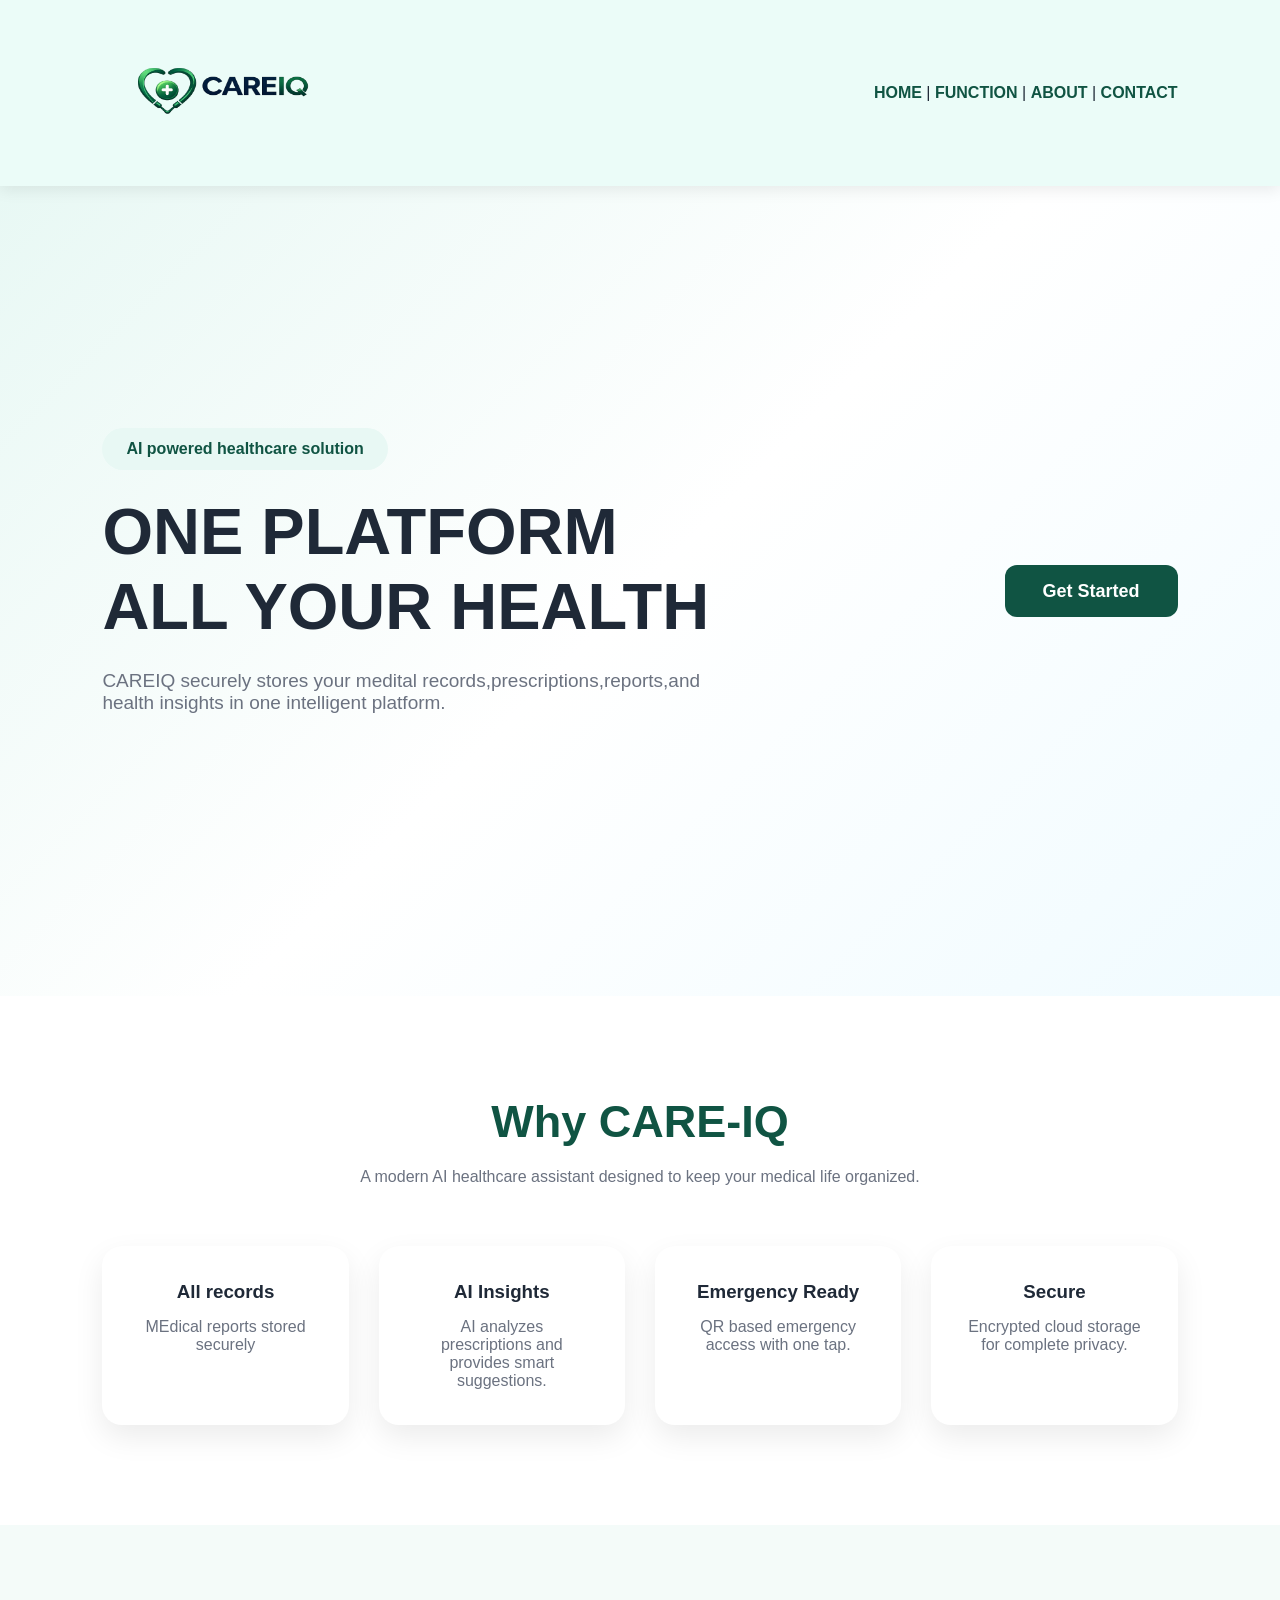
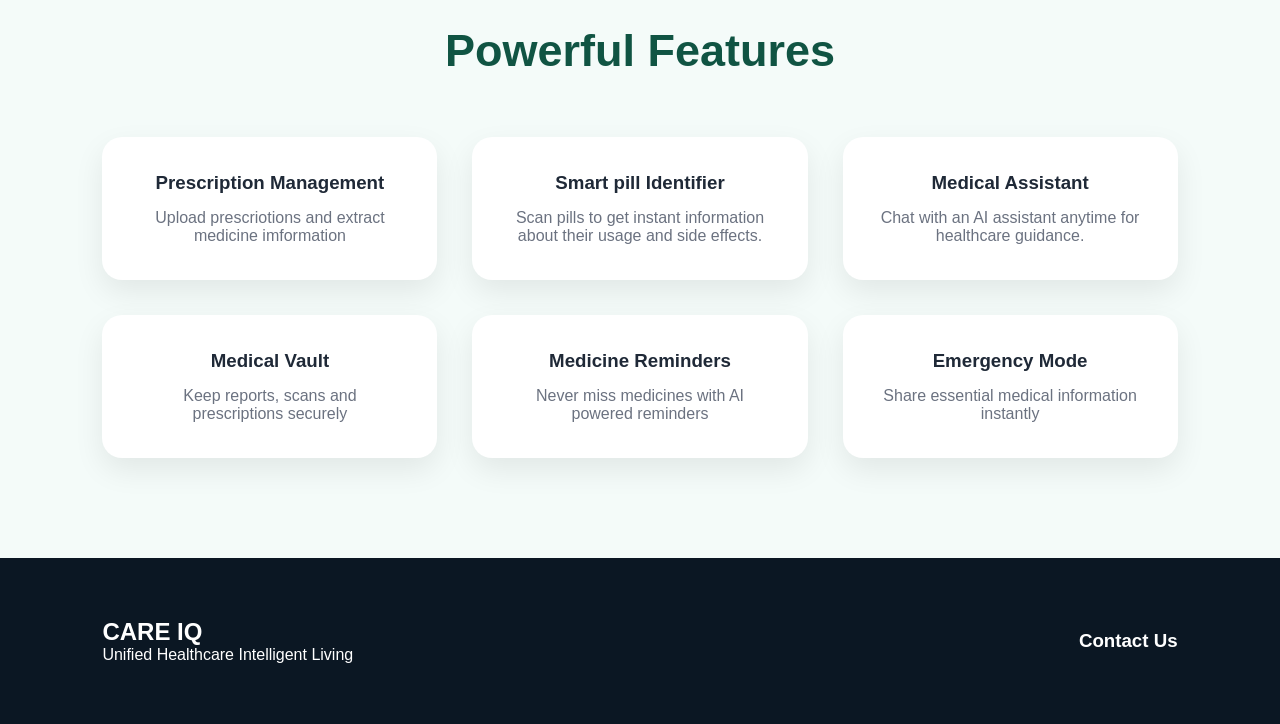
<file: frontend/index.html>
<!DOCTYPE html>
<html lang="en">
<head>
    <meta charset="UTF-8">
    <meta name="viewport" content="width=device-width, initial-scale=1.0">
    <title>Document</title>
    <link rel="stylesheet" href="./CSS/index.css">
</head>
<body>
    <header>
        <nav class= "navbar">
            <div class="logo">
                <img src="../assests/CAREIQ logo.png" width="300px" height="300px" alt="CARE-IQ">
            </div>

            <div class="nav-links">
                <a href="#HOME">HOME</a> | <a href="#function">FUNCTION</a> | <a href="#ABOUT">ABOUT</a> | <a href="#CONTACT">CONTACT</a>
                </div>

        </nav>
    </header>
    <main>
        <section class="hero">
            <div class="heroleft">
                <span class="badge">
                    <i class="fa-solid fa-heart-pulse"> </i>
                    AI powered healthcare solution
                </span>
                <h1>
                    ONE PLATFORM
                    <br>
                    ALL YOUR HEALTH
                </h1>
                <p>
                    CAREIQ securely stores your medital records,prescriptions,reports,and health insights in one intelligent platform.
                </p>
            </div>
            <div class="herobutton">
                <a href="login.html" >Get Started</a>
            </div>

        </section>
        <section class="why" id="about">
            <h2>Why CARE-IQ</h2>
            <p>
                A modern AI healthcare assistant designed to
            keep your medical life organized.
            </p>
            <div class="grid">
                <div class="card">
                    <i class="fa-solid fa-folder-open"></i>
                    <h3>All records</h3>
                    <p>MEdical reports stored securely</p>

                </div>
                <div class="card">
                    <i class="fa-solid fa-brain"></i>
                    <h3>AI Insights</h3>
                    <p>
                        AI analyzes prescriptions
                    and provides smart suggestions.
                    </p>
                </div>
                <div class="card">
                    <i class="fa-solid fa-truck-medical"></i>
                    <h3>Emergency Ready</h3>
                    <p>
                    QR based emergency access
                    with one tap.
                    </p>
                </div>
                <div class="card">
                    <i class="fa-solid fa-shield-heart"></i>
                    <h3>Secure</h3>
                    <p>

                    Encrypted cloud storage
                    for complete privacy.</p>
                </div>
            </div>
        </section>
        <section class="feature" id="features">
            <h2>Powerful Features</h2>
            <div class="featuregrid">
                <div class="feature-box">
                    <i class="fa-solid fa-file-prescription"></i>
                    <h3>Prescription Management</h3>
                    <p>Upload prescriotions and extract medicine imformation </p>
                </div>
            
                <div class="feature-box">
                    <i class="fa-solid fa-pills"></i>
                    <h3>Smart pill Identifier</h3>
                    <p>Scan pills to get instant information about their usage and side effects.</p>
                </div>
                <div class="feature-box">
                    <i class="fa-solid fa-robot"></i>
                     <h3>Medical Assistant</h3>
                    <p>Chat with an AI assistant anytime for healthcare guidance.
                    </p>
                </div>

                <div class="feature-box">
                    <i class="fa-solid fa-vault"></i>
                    <h3>Medical Vault</h3>
                    <p>Keep reports, scans and prescriptions securely</p>
                </div>
                <div class="feature-box">
                    <i class="fa-solid fa-bell"></i>
                    <h3>Medicine Reminders</h3>
                    <p>Never miss medicines with AI powered reminders</p></div>

                <div class="feature-box">
                    <i class="fa-solid fa-heart-circle-plus"></i>
                    <h3>Emergency Mode</h3>
                    <p>Share essential medical information instantly
                    </p>
                </div>
            </div>
        </section>
    </main>
    <footer>
        <div class="footer-left">
            <h2>CARE IQ</h2>
            <p>Unified Healthcare Intelligent Living</p>
            
        </div>
        <div class="footer-right">
            <h3>Contact Us</h3>
            
                

    </footer>
</body>
</html>
</file>
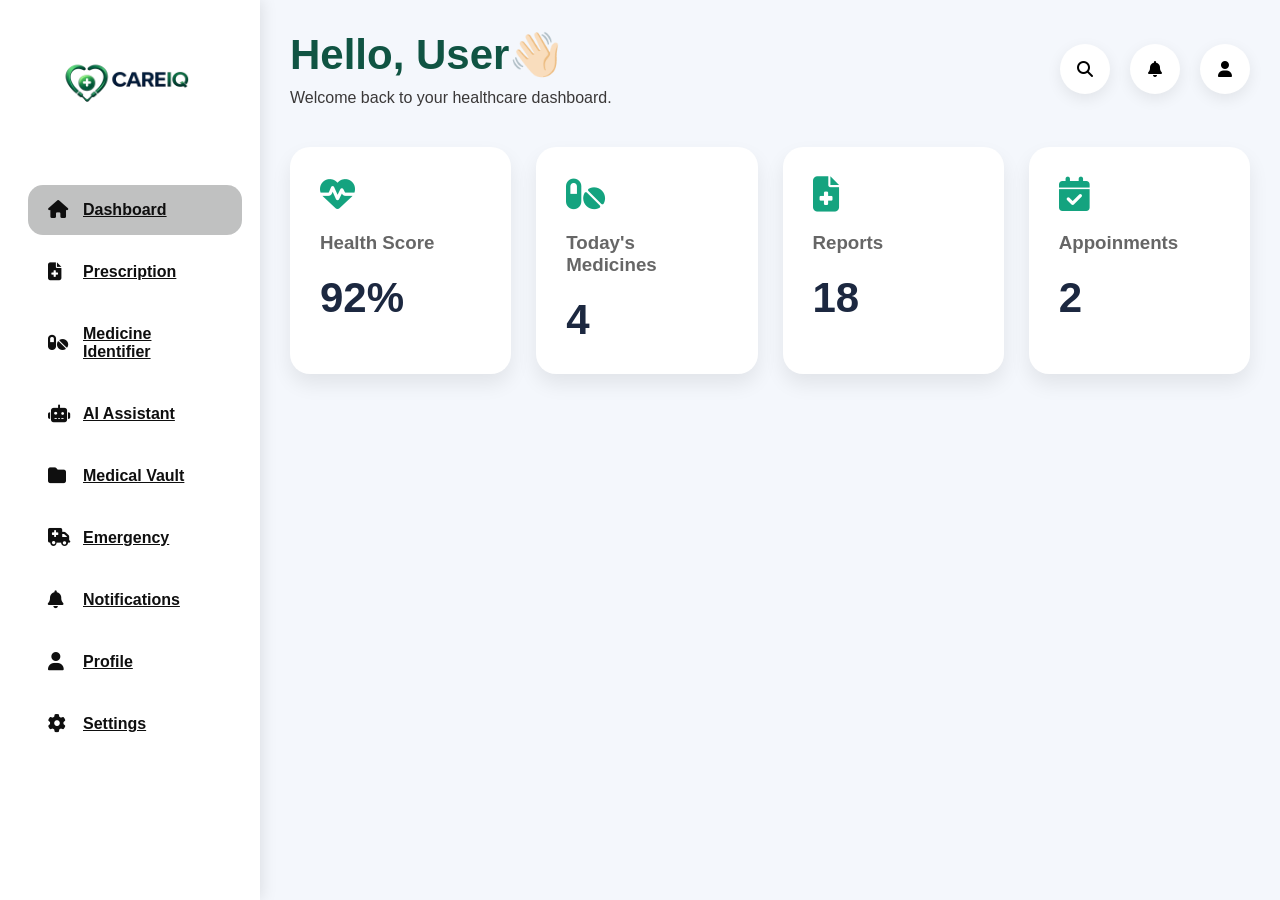
<file: frontend/dashboard.html>
<!DOCTYPE html>
<html lang="en">
<head>
    <meta charset="UTF-8">
    <meta name="viewport" content="width=device-width, initial-scale=1.0">
    <title>Splash Screen</title>
    <style>
       

    </style>
    <link rel="stylesheet" href="CSS/dashboard.css">
   <link rel="stylesheet" href="https://cdnjs.cloudflare.com/ajax/libs/font-awesome/6.5.2/css/all.min.css">
</head>
<body>
    <div class="sidebar">

        <div class="logo">
            <img src = "../assests/CAREIQ logo.png" alt="CARE - IQ">
        </div>
        <ul>
            <li class="active">
                <i class="fa-solid fa-house"></i>
             <a class = "link" href="dashboard.html">Dashboard</a>
            </li>
            <li>
                <i class="fa-solid fa-file-medical"></i>
                 <a class = "link" href="pres.html">Prescription</a>
                 </a>
            </li>

             <li>
                <i class="fa-solid fa-pills"></i>
                 <a class = "link" href="identi.html">Medicine Identifier</a>
            </li>

             <li>
                <i class="fa-solid fa-robot"></i>
                  <a class = "link" href="ai.html">AI Assistant</a>
            </li>

             <li>
                <i class="fa-solid fa-folder"></i>
                <a class = "link" href="vault.html">Medical Vault</a>
            </li>

             <li>
                <i class="fa-solid fa-truck-medical"></i>
                 <a class = "link" href="emer.html">Emergency</a>
             </li>

              <li>
                <i class="fa-solid fa-bell"></i>
                <a class = "link" href="noti.html">Notifications</a>
            </li>

             <li>
                <i class="fa-solid fa-user"></i>
                 <a class="link" href="profile.html">Profile</a>
            </li>

             <li>
                <i class="fa-solid fa-gear"></i>
                <a class = "link" href="setting.html">Settings</a>
            </li>
        </ul>
    </div>

    <div class="main">
        <div class="header">
            <div>
                <h1>
                    Hello, User👋🏻
                </h1>
                <p>Welcome back to your healthcare dashboard.</p>
            </div>
            <div class="icons">
                <i class="fa-solid fa-magnifying-glass"></i>
                <i class="fa-solid fa-bell"></i>
                <i class="fa-solid fa-user"></i>
            </div>
        </div>
        <div class="cards">
            <div class="card">
                <i class="fa-solid fa-heart-pulse"></i>
                <h3>Health Score</h3>
                <h2>92%</h2>
            </div>
            <div class="card">
                <i class="fa-solid fa-pills"></i>
                <h3>Today's Medicines</h3>
                <h2>4</h2>
            </div>
            <div class="card">
                <i class="fa-solid fa-file-medical"></i>
                <h3>Reports</h3>
                <h2>18</h2>
            </div>
            <div class="card">
                <i class="fa-solid fa-calendar-check"></i>
                <h3>Appoinments</h3>
                <h2>2</h2>
            </div>
        </div>
    </div>
</body>
</html>
</file>
<file: frontend/CSS/index.css>
:root{
    --primary:#105443;
    --primary-dark:#093329;
    --secondary:#35B8E0;
    --light:#E8F8F4;
    --white:#ffffff;
    --background:#F8FAFC;
    --text:#1F2937;
    --text-light:#6B7280;
    --shadow:0 12px 30px rgba(0,0,0,.08);
    --radius:18px;
}

*{
    margin:0;
    padding:0;
    box-sizing:border-box;
}

html{
    scroll-behavior:smooth;
}

body{
    font-family:Arial, Helvetica, sans-serif;
    background:var(--background);
    color:var(--text);
}

a{
    text-decoration:none;
}

ul{
    list-style:none;
}

header{
    position:sticky;
    top:0;
    z-index:1000;
}

.navbar{
    background:#ebfcf8;
    display:flex;
    justify-content:space-between;
    align-items:center;
    padding:18px 8%;
    box-shadow:0 4px 15px rgba(0,0,0,.08);
}

.logo{
    display:flex;
    align-items:center;
    gap:10px;
}

.logo img{
    width:250px;
    height:150px;
}

.logo h1{
    font-size:30px;
    color:var(--primary);
}

.links{
    display:flex;
    gap:35px;
}

.links a{
    color:var(--text);
    font-weight:600;
    transition:.3s;
}

.links a:hover{
    color:var(--primary);
}

.hero{
    display:flex;
    justify-content:space-between;
    align-items:center;
    min-height:90vh;
    padding:90px 8%;
    background:linear-gradient(135deg,#E8F8F4,#ffffff,#F0FBFF);
}

.heroleft{
    width:60%;
}

.badge{
    display:inline-block;
    background:var(--light);
    color:var(--primary);
    padding:12px 24px;
    border-radius:40px;
    font-weight:bold;
    margin-bottom:25px;
}

.heroleft h1{
    font-size:65px;
    line-height:1.15;
    margin-bottom:25px;
}

.heroleft p{
    font-size:19px;
    color:var(--text-light);
    margin-bottom:40px;
    max-width:600px;
}

.herobutton a{
    background:var(--primary);
    color:white;
    padding:16px 38px;
    border-radius:12px;
    font-size:18px;
    font-weight:bold;
    transition:.3s;
}

.herobutton a:hover{
    background:var(--primary-dark);
    box-shadow:var(--shadow);
}

.why{
    padding:100px 8%;
    background:white;
    text-align:center;
}

.why h2{
    font-size:45px;
    color:var(--primary);
}

.why>p{
    margin:20px auto 60px;
    max-width:650px;
    color:var(--text-light);
}

.grid{
    display:grid;
    grid-template-columns:repeat(4,1fr);
    gap:30px;
}

.card{
    background:white;
    padding:35px;
    border-radius:20px;
    box-shadow:var(--shadow);
    transition:.3s;
}

.card:hover{
    transform:translateY(-10px);
}

.card i{
    font-size:48px;
    color:var(--primary);
    margin-bottom:20px;
}

.card h3{
    margin-bottom:15px;
    color:var(--text);
}

.card p{
    color:var(--text-light);
}


.feature{
    padding:100px 8%;
    background:#F4FBF9;
}

.feature h2{
    text-align:center;
    color:var(--primary);
    font-size:45px;
    margin-bottom:60px;
}

.featuregrid{
    display:grid;
    grid-template-columns:repeat(3,1fr);
    gap:35px;
}

.feature-box{
    background:white;
    padding:35px;
    text-align:center;
    border-radius:20px;
    box-shadow:var(--shadow);
    transition:.3s;
}

.feature-box:hover{
    transform:translateY(-10px);
}

.feature-box i{
    font-size:50px;
    color:var(--secondary);
    margin-bottom:20px;
}

.feature-box h3{
    margin-bottom:15px;
}

.feature-box p{
    color:var(--text-light);
}

footer{
    background:#0B1723;
    color:white;
    padding:60px 8%;
    display:flex;
    justify-content:space-between;
    align-items:center;
}

.footerleft h2{
    color:white;
}

.footerleft p{
    color:#d7d7d7;
}

.footerright h3{
    color:white;
}

@media(max-width:1000px){

.hero{
    flex-direction:column;
    text-align:center;
}

.heroleft{
    width:100%;
}

.grid{
    grid-template-columns:repeat(2,1fr);
}

.featuregrid{
    grid-template-columns:repeat(2,1fr);
}

}

@media(max-width:700px){

.links{
    gap:15px;
    flex-wrap:wrap;
    justify-content:center;
}

.navbar{
    flex-direction:column;
}

.grid,
.featuregrid{
    grid-template-columns:1fr;
}

.heroleft h1{
    font-size:42px;
}

footer{
    flex-direction:column;
    text-align:center;
    gap:20px;
}

}
.nav-links a{
    color:#105443;
    font-weight: bold;

}
</file>
<file: frontend/CSS/dashboard.css>
*{
    margin: 0;
    padding:0;
    box-sizing: border-box;
    font-family: Arial, sans-serif;
}

body{
    background:#c8d0e8;
}

.sidebar{
    position: fixed;
    left:0;
    top:0;
    width:260px;
    height:100vh;
    background:#fff;
    box-shadow:2px 0 15px rgba(0, 0, 0, 0.1);
    padding:25px 18px;
}
.sidebar img{
    width:200px;
    height: auto;
    display:block;
}
.logo{
    display:flex;
    justify-content: center;
    align-items: center;
    margin-bottom: 40px;
}
.logo img{
    width:180px;
    height:auto;
}
.sidebar ul{
    list-style: none;
}
.sidebar ul li{
    padding:16px 20px;
    margin-left: 10px;
    margin-bottom: 12px;
    border-radius: 15px;
    cursor: pointer;
    display: flex;
    align-items: center;
    gap:15px;
    font-weight: 600;
    color:#0f0f0f;
    transition:0.3s;
}
.sidebar ul li i{
    width:20px;
    font-size:18px;
}
.sidebar ul li:hover{
    background: #093329;
    color:white;
}
.active{
    background:#c0c1c1;
    color:white;
    box-shadow: 0 10px 25px rbga(11, 143, 117, 0.3);
}
.main{
    margin-left: 260px;
    padding:30px;
    background:#f4f7fc;
    min-height:100vh;
}
.header{
    display:flex;
    justify-content: space-between;
    align-items:center;
    margin-bottom: 40px;
}
.header h1{
    font-size: 42px;
   color: #105443;
}
.header p{
    color:#3a3838;
    margin-top: 10px;
}
.icons{
    display:flex;
    gap:20px;
}
.icons i{
   width: 50px;
   height:50px;
   background:white;
   border-radius: 50%;
   display:flex;
   justify-content: center;
   align-items: center;
   box-shadow: 0 5px 15px rgba(0, 0, 0, 0.08) ;
   cursor:pointer;
}
.cards{
    display:grid;
    grid-template-columns:repeat(4, 1fr);
    gap:25px;
}
.card{
    background:white;
    border-radius:20px;
    padding:30px;
    box-shadow: 0 10px 20px rgba(0, 0, 0, 0.08);
}
.card i{
    font-size: 35px;
    color:#14a37f;
    margin-bottom: 20px;
}
.cards h3{
    color:#666;
    margin-bottom:20px;
}
.card h2{
   font-size: 42px;
   color:#1c2840;
}
.link{
    color:#0f0f0f;
   
}
.link:hover{
    color:white;
}
</file>
